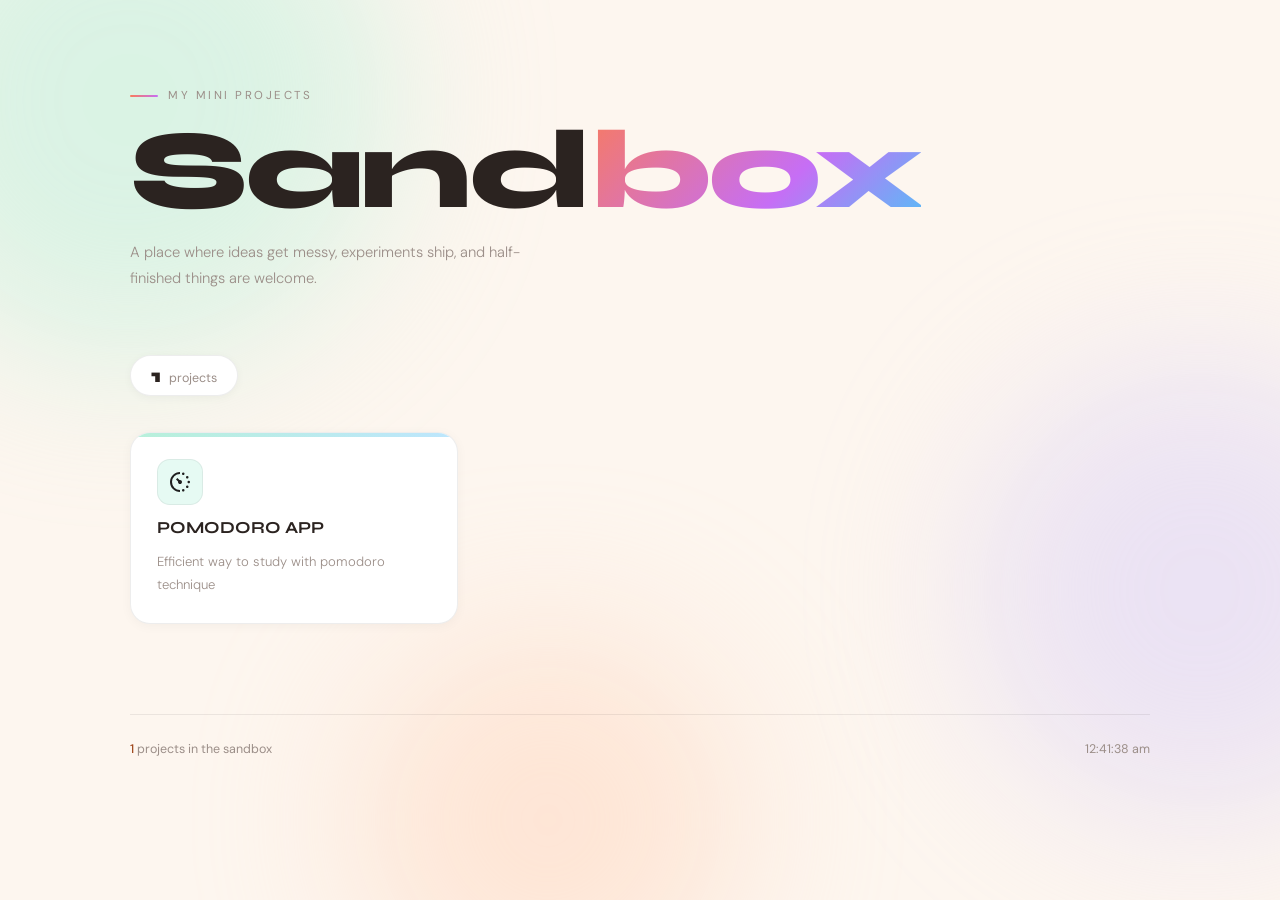
<file: index.html>
<!DOCTYPE html>
<html lang="en">
<head>
  <meta charset="UTF-8"/>
  <meta name="viewport" content="width=device-width, initial-scale=1.0"/>
  <title>Sandbox</title>
  <link href="https://fonts.googleapis.com/css2?family=Syne:wght@400;700;800&family=DM+Sans:wght@300;400;500&display=swap" rel="stylesheet"/>
  <style>
    *, *::before, *::after { box-sizing: border-box; margin: 0; padding: 0; }

    :root {
      --bg:      #fdf6ef;
      --card:    #ffffff;
      --text:    #2b2320;
      --muted:   #9b8e88;
      --border:  rgba(0,0,0,0.07);

      --mint:    #b8f0da; --mint-s: #e6faf3;  --mint-d: #2d7a5a;
      --peach:   #ffd5bc; --peach-s: #fff1ea; --peach-d: #a04a1f;
      --lav:     #d9d0f8; --lav-s: #f0eeff;   --lav-d: #4a36a0;
      --sky:     #bde6fd; --sky-s: #e8f7ff;   --sky-d: #1a6b9a;
      --butter:  #fce9a0; --butter-s: #fffae6;--butter-d: #7a5b00;
      --rose:    #ffc8d1; --rose-s: #fff0f3;  --rose-d: #9a1f35;
    }

    body {
      background: var(--bg); color: var(--text);
      font-family: 'DM Sans', sans-serif;
      min-height: 100vh; overflow-x: hidden;
    }

    /* blobs */
    .blob {
      position: fixed; border-radius: 50%; pointer-events: none;
      z-index: 0; filter: blur(80px); opacity: .5;
      animation: drift 20s ease-in-out infinite alternate;
    }
    .b1 { width:520px;height:520px;background:var(--mint);   top:-160px;left:-130px; }
    .b2 { width:460px;height:460px;background:var(--lav);    top:40%;right:-150px; animation-delay:-9s; }
    .b3 { width:380px;height:380px;background:var(--peach);  bottom:-110px;left:28%; animation-delay:-4s; }
    @keyframes drift { to { transform: translate(30px,20px) scale(1.07); } }

    .wrap { position:relative;z-index:1;max-width:1080px;margin:0 auto;padding:0 30px; }

    /* header */
    header { padding:88px 0 60px; display:flex;flex-direction:column;gap:18px; animation:up .6s ease both; }
    .eyebrow {
      font-size:.72rem;letter-spacing:.22em;text-transform:uppercase;color:var(--muted);
      display:flex;align-items:center;gap:10px;
    }
    .eyebrow::before {
      content:'';width:28px;height:2px;border-radius:2px;
      background:linear-gradient(90deg,#f97b5b,#c66ef5);
    }
    h1 {
      font-family:'Syne',sans-serif;font-weight:800;
      font-size:clamp(3.4rem,9vw,7rem);line-height:.9;letter-spacing:-.03em;
    }
    h1 span {
      background:linear-gradient(135deg,#f97b5b 0%,#c66ef5 60%,#4fc3f7 100%);
      -webkit-background-clip:text;-webkit-text-fill-color:transparent;background-clip:text;
    }
    .sub { font-size:.92rem;color:var(--muted);line-height:1.75;max-width:400px;font-weight:300; }

    /* count badge */
    .count-row { padding:4px 0 36px; animation:up .6s .1s ease both; }
    .count-badge {
      display:inline-flex;align-items:baseline;gap:8px;
      background:var(--card);border:1.5px solid var(--border);
      border-radius:100px;padding:8px 20px;
      box-shadow:0 2px 10px rgba(0,0,0,.04);
    }
    .count-num { font-family:'Syne',sans-serif;font-weight:800;font-size:1.2rem;color:var(--text); }
    .count-lbl { font-size:.78rem;color:var(--muted); }

    /* grid */
    .grid {
      display:grid;grid-template-columns:repeat(auto-fill,minmax(290px,1fr));
      gap:18px;padding-bottom:90px;
    }

    /* card */
    .card {
      background:var(--card);border:1.5px solid var(--border);border-radius:20px;
      padding:26px;text-decoration:none;color:inherit;
      display:flex;flex-direction:column;gap:12px;position:relative;overflow:hidden;
      transition:transform .22s,box-shadow .22s,border-color .22s;
      box-shadow:0 2px 12px rgba(0,0,0,.04);
      animation:up .5s ease both;
    }
    .card:hover { transform:translateY(-5px);box-shadow:0 16px 44px rgba(0,0,0,.1);border-color:rgba(0,0,0,.12); }

    .stripe { position:absolute;top:0;left:0;right:0;height:4px;border-radius:20px 20px 0 0; }
    .s-mint   { background:linear-gradient(90deg,var(--mint),var(--sky)); }
    .s-peach  { background:linear-gradient(90deg,var(--peach),var(--rose)); }
    .s-lav    { background:linear-gradient(90deg,var(--lav),var(--mint)); }
    .s-sky    { background:linear-gradient(90deg,var(--sky),var(--lav)); }
    .s-butter { background:linear-gradient(90deg,var(--butter),var(--peach)); }
    .s-rose   { background:linear-gradient(90deg,var(--rose),var(--lav)); }

    .card-top { display:flex;align-items:flex-start;justify-content:space-between; }
    .icon {
      width:46px;height:46px;border-radius:13px;
      display:flex;align-items:center;justify-content:center;
      font-size:1.4rem;border:1.5px solid rgba(0,0,0,.06);
    }
    .i-mint   { background:var(--mint-s); }
    .i-peach  { background:var(--peach-s); }
    .i-lav    { background:var(--lav-s); }
    .i-sky    { background:var(--sky-s); }
    .i-butter { background:var(--butter-s); }
    .i-rose   { background:var(--rose-s); }

    .arrow {
      width:30px;height:30px;border-radius:8px;
      display:flex;align-items:center;justify-content:center;
      font-size:.9rem;color:var(--muted);background:var(--bg);
      opacity:0;transform:translate(-3px,3px);transition:opacity .2s,transform .2s;
    }
    .card:hover .arrow { opacity:1;transform:translate(0,0); }

    .card-title { font-family:'Syne',sans-serif;font-weight:700;font-size:1.05rem;line-height:1.3; }
    .card-desc  { font-size:.82rem;color:var(--muted);line-height:1.75;font-weight:300; }

    /* footer */
    footer {
      position:relative;z-index:1;border-top:1.5px solid var(--border);
      padding:26px 0;display:flex;justify-content:space-between;align-items:center;flex-wrap:wrap;gap:10px;
    }
    .foot-txt { font-size:.78rem;color:var(--muted); }
    .foot-accent { color:var(--peach-d);font-weight:500; }

    @keyframes up { from{opacity:0;transform:translateY(20px)} to{opacity:1;transform:translateY(0)} }
    @media(max-width:600px){ h1{font-size:3rem;} .grid{grid-template-columns:1fr;} }
  </style>
</head>
<body>

<div class="blob b1"></div>
<div class="blob b2"></div>
<div class="blob b3"></div>

<div class="wrap">

  <header>
    <div class="eyebrow">my mini projects</div>
    <h1>Sand<span>box</span></h1>
    <p class="sub">A place where ideas get messy, experiments ship, and half-finished things are welcome.</p>
  </header>

  <div class="count-row">
    <div class="count-badge">
      <span class="count-num" id="cnt">1</span>
      <span class="count-lbl">projects</span>
    </div>
  </div>

  <div class="grid" id="grid">

    <a class="card" href="pomodoro-app/pomodoro.html" style="animation-delay:.04s">
      <div class="stripe s-mint"></div>
      <div class="card-top"><div class="icon i-mint"><svg xmlns="http://www.w3.org/2000/svg" height="24px" viewBox="0 -960 960 960" width="24px" fill="#1f1f1f"><path d="M574.5-774.5Q560-789 560-810t14.5-35.5Q589-860 610-860t35.5 14.5Q660-831 660-810t-14.5 35.5Q631-760 610-760t-35.5-14.5Zm0 660Q560-129 560-150t14.5-35.5Q589-200 610-200t35.5 14.5Q660-171 660-150t-14.5 35.5Q631-100 610-100t-35.5-14.5Zm160-520Q720-649 720-670t14.5-35.5Q749-720 770-720t35.5 14.5Q820-691 820-670t-14.5 35.5Q791-620 770-620t-35.5-14.5Zm0 380Q720-269 720-290t14.5-35.5Q749-340 770-340t35.5 14.5Q820-311 820-290t-14.5 35.5Q791-240 770-240t-35.5-14.5Zm60-190Q780-459 780-480t14.5-35.5Q809-530 830-530t35.5 14.5Q880-501 880-480t-14.5 35.5Q851-430 830-430t-35.5-14.5ZM480-80q-83 0-156-31.5T197-197q-54-54-85.5-127T80-480q0-83 31.5-156T197-763q54-54 127-85.5T480-880v80q-134 0-227 93t-93 227q0 134 93 227t227 93v80Zm-56.5-343.5Q400-447 400-480q0-5 .5-10.5T403-501l-83-83 56-56 83 83q4-1 21-3 33 0 56.5 23.5T560-480q0 33-23.5 56.5T480-400q-33 0-56.5-23.5Z"/></svg></div><span class="arrow">↗</span></div>
      <div class="card-title">POMODORO APP</div>
      <div class="card-desc">Efficient way to study with pomodoro technique</div>
    </a>  

  </div>

  <footer>
    <span class="foot-txt"><span class="foot-accent" id="footCnt">1</span> projects in the sandbox</span>
    <span class="foot-txt" id="clock"></span>
  </footer>

</div>

<script>
  const tick = () => {
    document.getElementById('clock').textContent =
      new Date().toLocaleTimeString('en-IN',{hour:'2-digit',minute:'2-digit',second:'2-digit'});
  };
  tick(); setInterval(tick, 1000);
</script>
</body>
</html>
</file>
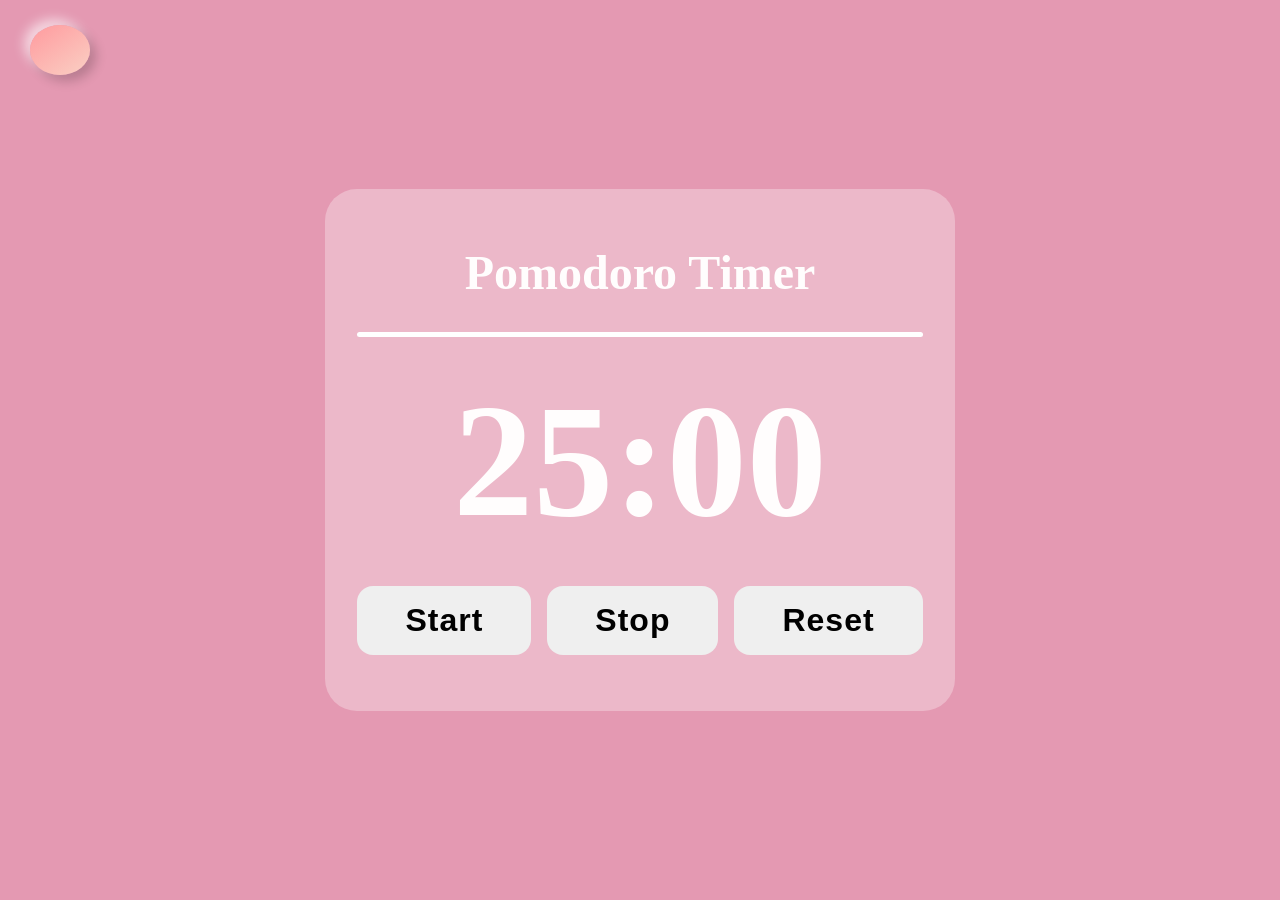
<file: pomodoro-app/index.html>
<!DOCTYPE html>
<html lang="en">
<head>
    <meta charset="UTF-8">
    <meta name="viewport" content="width=device-width, initial-scale=1.0">
    <title>Pomodoro Dashboard</title>
    <link rel="stylesheet" href="pomodoro.css">
</head>
<body>
    <div class="outerframe">
        <button id="bg-switch"></button>

        <div class="container">
            <h1 class="title">Pomodoro Timer</h1>
            <hr>
            <p class="timer" id="timer">25:00</p>

            <div class="button-wrapper">
                <button id="Start">Start</button>
                <button id="Stop">Stop</button>
                <button id="Reset">Reset</button>
            </div>

        </div>

    </div>
</body>

<script src="pomodoro.js"></script>
</html>
</file>
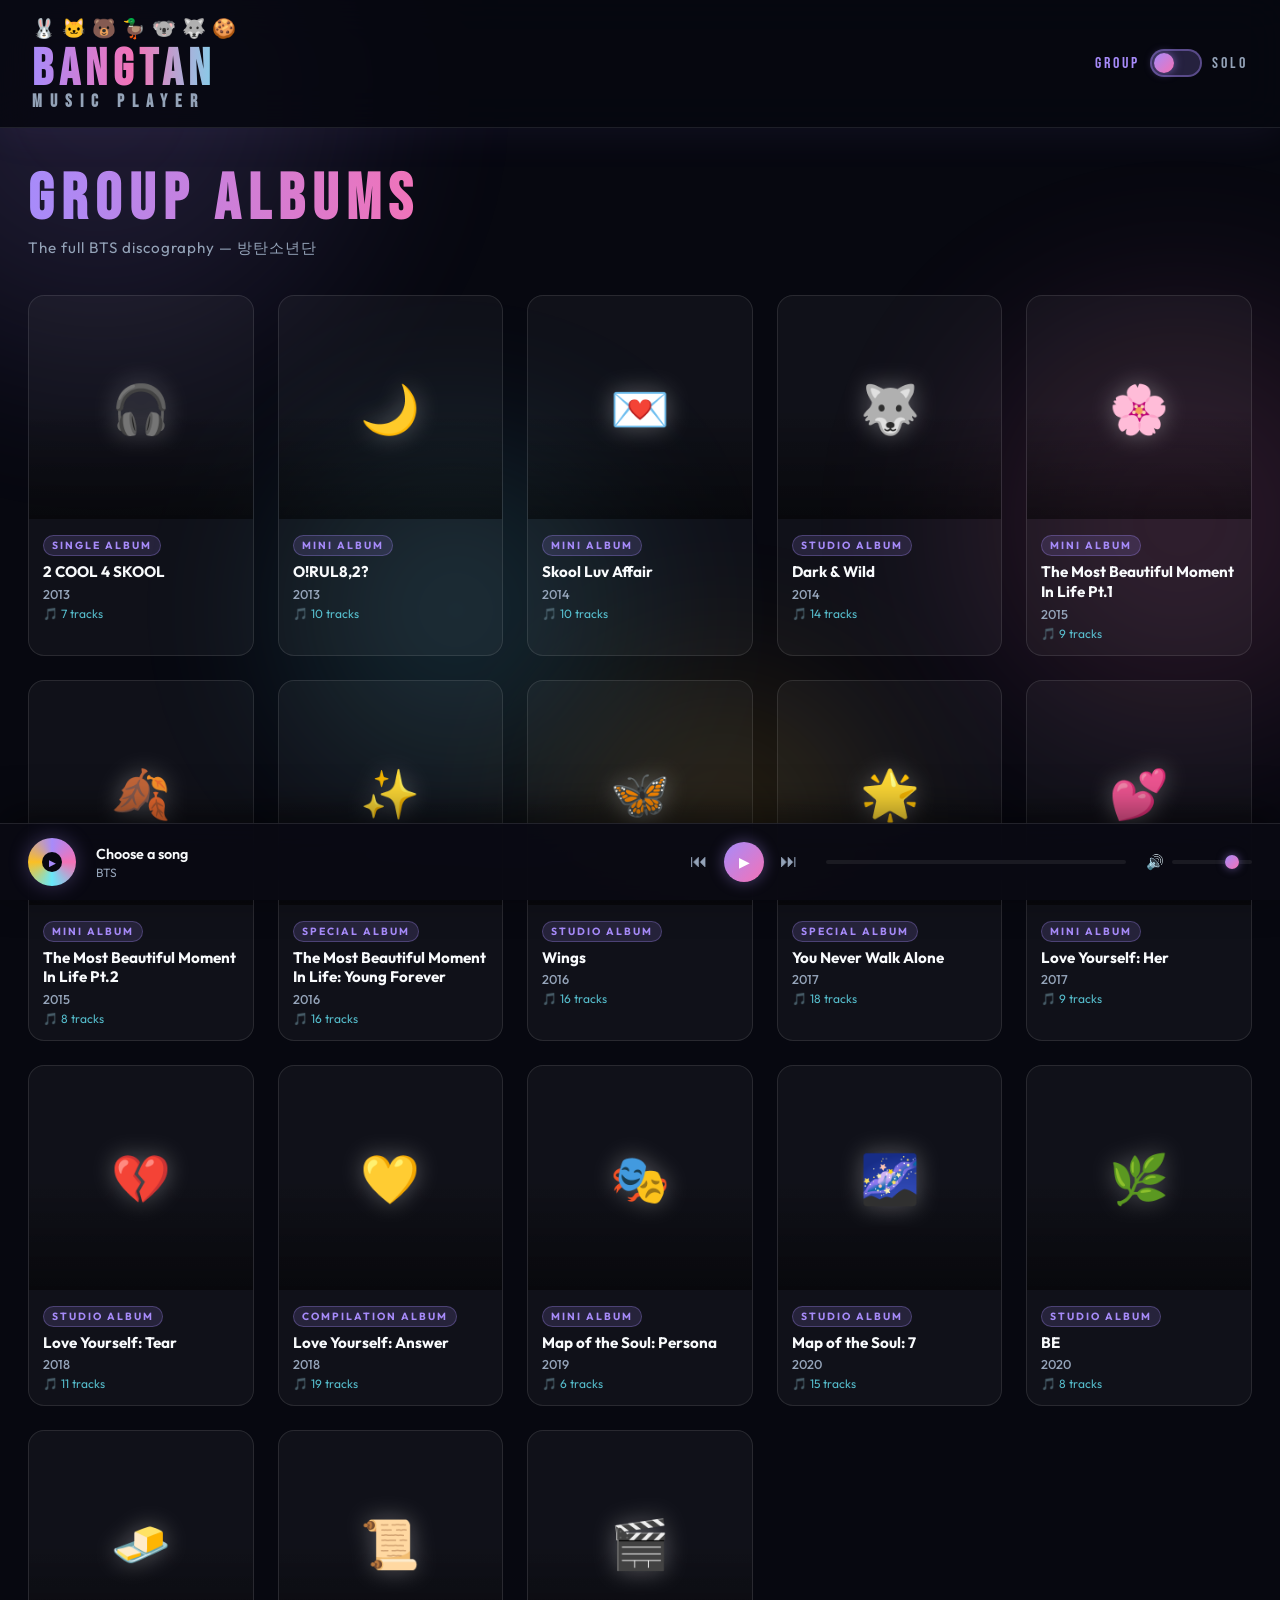
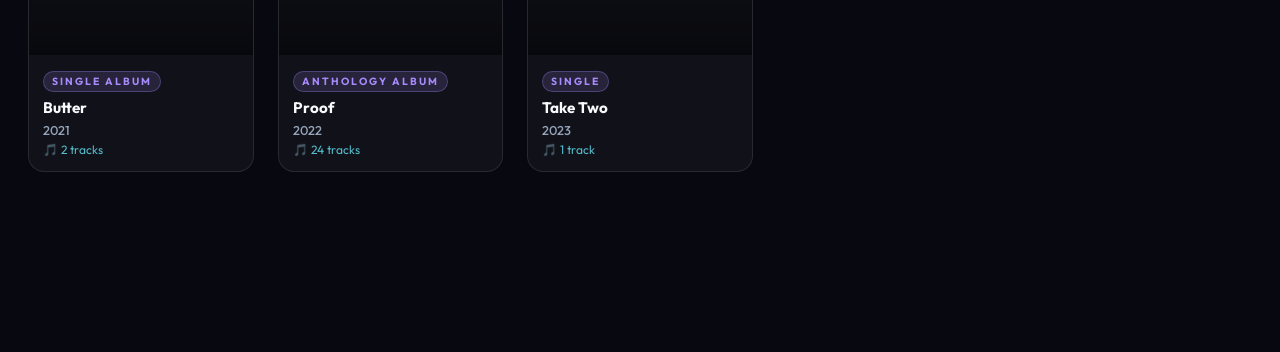
<file: music_player/bangtan.html>
<!DOCTYPE html>
<html lang="en">
<head>
  <meta charset="UTF-8" />
  <meta name="viewport" content="width=device-width, initial-scale=1.0"/>
  <title>BTS · Bangtan Music Player</title>
  <link rel="stylesheet" href="style.css" />
  <link href="https://fonts.googleapis.com/css2?family=Bebas+Neue&family=Outfit:wght@300;400;500;600;700&family=Space+Grotesk:wght@300;400;600&display=swap" rel="stylesheet"/>
</head>
<body>

  <!-- Animated BG -->
  <div class="bg-orbs">
    <div class="orb orb1"></div>
    <div class="orb orb2"></div>
    <div class="orb orb3"></div>
    <div class="orb orb4"></div>
  </div>

  <!-- HEADER -->
  <header class="header">
    <div class="header-left">
      <div class="bt21-row">
        <span class="bt21-char">🐰</span>
        <span class="bt21-char">🐱</span>
        <span class="bt21-char">🐻</span>
        <span class="bt21-char">🦆</span>
        <span class="bt21-char">🐨</span>
        <span class="bt21-char">🐺</span>
        <span class="bt21-char">🍪</span>
        
      </div>
      <h1 class="site-title">
        <span class="title-bang">BANGTAN</span>
        <span class="title-music">MUSIC PLAYER</span>
      </h1>
    </div>

    <div class="header-right">
      <div class="toggle-wrap">
        <span class="toggle-label" id="label-group">GROUP</span>
        <button class="toggle-btn" id="albumToggle" aria-label="Toggle album type">
          <div class="toggle-knob"></div>
        </button>
        <span class="toggle-label" id="label-solo">SOLO</span>
      </div>
    </div>
  </header>

  <!-- NOW PLAYING BAR -->
  <div class="now-playing-bar" id="nowPlayingBar">
    <div class="np-vinyl" id="npVinyl">
      <div class="np-vinyl-label">▶</div>
    </div>
    <div class="np-info">
      <p class="np-song" id="npSong">Choose a song</p>
      <p class="np-artist" id="npArtist">BTS</p>
    </div>
    <div class="np-controls">
      <button class="np-btn" id="prevBtn" title="Previous">⏮</button>
      <button class="np-btn play-btn" id="playBtn" title="Play/Pause">▶</button>
      <button class="np-btn" id="nextBtn" title="Next">⏭</button>
    </div>
    <div class="np-progress-wrap">
      <div class="np-progress-bar">
        <div class="np-progress-fill" id="progressFill"></div>
      </div>
    </div>
    <div class="np-vol">
      <span>🔊</span>
      <input type="range" class="vol-slider" id="volSlider" min="0" max="100" value="80"/>
    </div>
  </div>

  <!-- MAIN CONTENT -->
  <main class="main-content" id="mainContent">

    <!-- GROUP ALBUMS SECTION -->
    <section class="albums-section" id="groupSection">
      <div class="section-intro">
        <h2 class="section-heading">GROUP ALBUMS</h2>
        <p class="section-sub">The full BTS discography — 방탄소년단</p>
      </div>
      <div class="albums-grid" id="groupGrid"></div>
    </section>

    <!-- SOLO ALBUMS SECTION -->
    <section class="albums-section hidden" id="soloSection">
      <div class="section-intro">
        <h2 class="section-heading">SOLO ALBUMS</h2>
        <p class="section-sub">Solo projects by each member</p>
      </div>
      <div class="albums-grid" id="soloGrid"></div>
    </section>

  </main>

  <!-- SONG LIST MODAL -->
  <div class="modal-overlay" id="modalOverlay">
    <div class="modal" id="modal">
      <button class="modal-close" id="modalClose">✕</button>
      <div class="modal-header">
        <div class="modal-cover-wrap">
          <div class="modal-cover" id="modalCover"></div>
        </div>
        <div class="modal-meta">
          <p class="modal-type" id="modalType">GROUP</p>
          <h2 class="modal-title" id="modalTitle"></h2>
          <p class="modal-year" id="modalYear"></p>
          <p class="modal-artist" id="modalArtistName"></p>
        </div>
      </div>
      <ul class="song-list" id="songList"></ul>
    </div>
  </div>

  <script src="data.js"></script>
  <script src="app.js"></script>
</body>
</html>
</file>
<file: pomodoro-app/pomodoro.css>
*{
    margin: 0px;
    padding: 0px;
    box-sizing: border-box;
}

body {
    transition: background 0.5s ease;

}

#bg-switch{
    position: fixed;
    top: 25px;
    left: 30px;
    border-radius: 60%;
    border: none;
    padding: 25px 30px;
    cursor: pointer;

     /* soft pastel gradient */
    background: linear-gradient(145deg, #ff9a9e, #fad0c4);

    /* realistic shadow */
    box-shadow: 
        6px 6px 12px rgba(0, 0, 0, 0.2),
        -6px -6px 12px rgba(255, 255, 255, 0.6);

        transition: all 0.2s ease;

}

#bg-switch:active {
    box-shadow: 
        inset 4px 4px 8px rgba(0,0,0,0.2),
        inset -4px -4px 8px rgba(255,255,255,0.6);

    transform: scale(0.95);
}

.outerframe{
    background-color: rgb(228, 153, 178);
    height: 100vh;
    display: flex;
    align-items: center;
    justify-content: center;
}

.container{
    display: flex;
    flex-direction: column;
    align-items: center;
    justify-content: center;
    gap: 2em;
    color: rgb(255, 253, 253);
    background-color: rgba(255, 255, 255, 0.30);
    border-radius: 2em;
    padding: 3.5em 2em;
}

.title{
    font-size: 3em;
}

hr{
    width: 100%;
    background-color: white;
    height: 5px;
    border-radius: 1em;
    border: none;
}

.timer{
    font-size: 10em;
    font-weight: 700;
}

.button-wrapper{
    display: flex;
    gap: 1em;
}

button{
    font-size: 2em;
    font-weight: 800;
    letter-spacing: 1px;
    padding: 0.5em 1.5em;
    border-radius: 0.5em;
    border: none;
    cursor: pointer;
    transition: 0.2s ease-in-out;
}

button:hover{
    transform: translate(-10px);
}
</file>
<file: music_player/style.css>
/* ============================================================
   BTS BANGTAN MUSIC PLAYER — STYLES
   ============================================================ */

@import url('https://fonts.googleapis.com/css2?family=Bebas+Neue&family=Outfit:wght@300;400;500;600;700;800;900&display=swap');

:root {
  --bg: #070810;
  --bg2: #0d0f1e;
  --surface: rgba(255,255,255,0.04);
  --surface2: rgba(255,255,255,0.07);
  --border: rgba(255,255,255,0.1);
  --border-glow: rgba(167,139,250,0.4);
  --purple: #a78bfa;
  --pink: #f472b6;
  --cyan: #67e8f9;
  --gold: #fbbf24;
  --white: #f8fafc;
  --muted: #94a3b8;
  --text: #e2e8f0;
  --np-bg: rgba(10,10,20,0.95);
  --card-radius: 16px;
  --transition: 0.3s cubic-bezier(0.4,0,0.2,1);
  --font-display: 'Bebas Neue', sans-serif;
  --font-body: 'Outfit', sans-serif;
}

*, *::before, *::after { box-sizing: border-box; margin: 0; padding: 0; }

html { scroll-behavior: smooth; }

body {
  font-family: var(--font-body);
  background: var(--bg);
  color: var(--text);
  min-height: 100vh;
  overflow-x: hidden;
  padding-bottom: 120px;
}

/* ============================================================
   ANIMATED BACKGROUND ORBS
   ============================================================ */

.bg-orbs {
  position: fixed;
  inset: 0;
  pointer-events: none;
  z-index: 0;
  overflow: hidden;
}

.orb {
  position: absolute;
  border-radius: 50%;
  filter: blur(80px);
  opacity: 0.18;
  animation: float 20s ease-in-out infinite;
}
.orb1 { width: 600px; height: 600px; background: radial-gradient(circle,#a78bfa,transparent); top: -200px; left: -200px; animation-delay: 0s; }
.orb2 { width: 500px; height: 500px; background: radial-gradient(circle,#f472b6,transparent); top: 30%; right: -150px; animation-delay: -7s; }
.orb3 { width: 400px; height: 400px; background: radial-gradient(circle,#67e8f9,transparent); bottom: 10%; left: 20%; animation-delay: -14s; }
.orb4 { width: 350px; height: 350px; background: radial-gradient(circle,#fbbf24,transparent); bottom: -100px; right: 30%; animation-delay: -5s; }

@keyframes float {
  0%,100% { transform: translate(0,0) scale(1); }
  33% { transform: translate(40px,-30px) scale(1.05); }
  66% { transform: translate(-30px,20px) scale(0.95); }
}

/* ============================================================
   HEADER
   ============================================================ */

.header {
  position: sticky;
  top: 0;
  z-index: 100;
  display: flex;
  align-items: center;
  justify-content: space-between;
  padding: 16px 32px;
  background: rgba(7,8,16,0.85);
  backdrop-filter: blur(20px);
  -webkit-backdrop-filter: blur(20px);
  border-bottom: 1px solid var(--border);
  box-shadow: 0 4px 40px rgba(167,139,250,0.08);
}

.bt21-row {
  display: flex;
  align-items: center;
  gap: 6px;
  margin-bottom: 4px;
}

.bt21-char {
  font-size: 1.2rem;
  animation: bounce 2s ease-in-out infinite;
}
.bt21-char:nth-child(1) { animation-delay: 0s; }
.bt21-char:nth-child(2) { animation-delay: .1s; }
.bt21-char:nth-child(3) { animation-delay: .2s; }
.bt21-char:nth-child(4) { animation-delay: .3s; }
.bt21-char:nth-child(5) { animation-delay: .4s; }
.bt21-char:nth-child(6) { animation-delay: .5s; }
.bt21-char:nth-child(7) { animation-delay: .6s; }

@keyframes bounce {
  0%,100% { transform: translateY(0); }
  50% { transform: translateY(-4px); }
}

.bt21-label {
  font-family: var(--font-display);
  font-size: 1rem;
  color: var(--gold);
  letter-spacing: 3px;
  text-shadow: 0 0 15px rgba(251,191,36,0.6);
}

.site-title {
  display: flex;
  flex-direction: column;
  line-height: 1;
}
.title-bang {
  font-family: var(--font-display);
  font-size: clamp(1.8rem, 4vw, 3.2rem);
  letter-spacing: 6px;
  background: linear-gradient(90deg, var(--purple), var(--pink), var(--cyan));
  -webkit-background-clip: text;
  -webkit-text-fill-color: transparent;
  background-clip: text;
  text-shadow: none;
}
.title-music {
  font-family: var(--font-display);
  font-size: clamp(0.8rem, 1.5vw, 1.1rem);
  letter-spacing: 8px;
  color: var(--muted);
  margin-top: -2px;
}

/* Toggle */
.toggle-wrap {
  display: flex;
  align-items: center;
  gap: 10px;
}
.toggle-label {
  font-family: var(--font-display);
  font-size: 1rem;
  letter-spacing: 3px;
  color: var(--muted);
  transition: color var(--transition);
}
#label-group { color: var(--purple); }
.toggle-btn {
  position: relative;
  width: 52px;
  height: 28px;
  background: rgba(167,139,250,0.2);
  border: 2px solid var(--border-glow);
  border-radius: 100px;
  cursor: pointer;
  transition: background var(--transition), border-color var(--transition);
  outline: none;
}
.toggle-btn.active {
  background: rgba(244,114,182,0.2);
  border-color: rgba(244,114,182,0.5);
}
.toggle-knob {
  position: absolute;
  top: 2px; left: 2px;
  width: 20px; height: 20px;
  background: linear-gradient(135deg,var(--purple),var(--pink));
  border-radius: 50%;
  transition: transform var(--transition), background var(--transition);
  box-shadow: 0 0 10px rgba(167,139,250,0.6);
}
.toggle-btn.active .toggle-knob {
  transform: translateX(24px);
  background: linear-gradient(135deg,var(--pink),var(--cyan));
  box-shadow: 0 0 10px rgba(244,114,182,0.6);
}
.toggle-btn.active ~ #label-solo { color: var(--pink); }
.toggle-btn.active ~ #label-group { color: var(--muted); }
.toggle-btn.active + #label-solo { color: var(--pink) !important; }
#label-solo.active { color: var(--pink); }

/* ============================================================
   NOW PLAYING BAR
   ============================================================ */

.now-playing-bar {
  position: fixed;
  bottom: 0; left: 0; right: 0;
  z-index: 200;
  display: flex;
  align-items: center;
  gap: 20px;
  padding: 14px 28px;
  background: var(--np-bg);
  border-top: 1px solid var(--border);
  backdrop-filter: blur(30px);
  -webkit-backdrop-filter: blur(30px);
  box-shadow: 0 -10px 40px rgba(0,0,0,0.5);
}

.np-vinyl {
  width: 48px; height: 48px;
  border-radius: 50%;
  background: conic-gradient(from 0deg, #a78bfa, #f472b6, #67e8f9, #fbbf24, #a78bfa);
  display: flex; align-items: center; justify-content: center;
  flex-shrink: 0;
  box-shadow: 0 0 20px rgba(167,139,250,0.3);
  transition: all 0.3s;
}
.np-vinyl.spinning {
  animation: spin 4s linear infinite;
}
.np-vinyl-label {
  width: 20px; height: 20px;
  background: var(--bg);
  border-radius: 50%;
  display: flex; align-items: center; justify-content: center;
  font-size: 0.55rem;
  color: var(--purple);
}
@keyframes spin { from { transform: rotate(0deg); } to { transform: rotate(360deg); } }

.np-info { flex: 1; min-width: 0; }
.np-song {
  font-size: 0.9rem;
  font-weight: 600;
  white-space: nowrap;
  overflow: hidden;
  text-overflow: ellipsis;
  color: var(--white);
}
.np-artist {
  font-size: 0.75rem;
  color: var(--muted);
  margin-top: 2px;
}

.np-controls {
  display: flex;
  align-items: center;
  gap: 8px;
  flex-shrink: 0;
}
.np-btn {
  background: none;
  border: none;
  color: var(--muted);
  font-size: 1.1rem;
  cursor: pointer;
  padding: 6px 8px;
  border-radius: 8px;
  transition: all var(--transition);
  line-height: 1;
}
.np-btn:hover { color: var(--white); background: var(--surface); }
.play-btn {
  width: 40px; height: 40px;
  background: linear-gradient(135deg,var(--purple),var(--pink));
  color: white !important;
  border-radius: 50%;
  display: flex; align-items: center; justify-content: center;
  font-size: 0.9rem;
  box-shadow: 0 0 15px rgba(167,139,250,0.4);
  transition: transform var(--transition), box-shadow var(--transition);
}
.play-btn:hover { transform: scale(1.1); box-shadow: 0 0 25px rgba(167,139,250,0.6); background: linear-gradient(135deg,var(--pink),var(--cyan)) !important; }

.np-progress-wrap {
  flex: 1;
  max-width: 300px;
  min-width: 80px;
}
.np-progress-bar {
  height: 4px;
  background: var(--surface2);
  border-radius: 10px;
  overflow: hidden;
  cursor: pointer;
}
.np-progress-fill {
  height: 100%;
  width: 0%;
  background: linear-gradient(90deg,var(--purple),var(--pink));
  border-radius: 10px;
  transition: width 0.1s linear;
  box-shadow: 0 0 8px rgba(167,139,250,0.5);
}

.np-vol {
  display: flex;
  align-items: center;
  gap: 8px;
  flex-shrink: 0;
}
.np-vol span { font-size: 0.9rem; }
.vol-slider {
  -webkit-appearance: none;
  width: 80px; height: 4px;
  background: var(--surface2);
  border-radius: 10px;
  outline: none;
  cursor: pointer;
}
.vol-slider::-webkit-slider-thumb {
  -webkit-appearance: none;
  width: 14px; height: 14px;
  background: linear-gradient(135deg,var(--purple),var(--pink));
  border-radius: 50%;
  cursor: pointer;
  box-shadow: 0 0 8px rgba(167,139,250,0.5);
}

/* ============================================================
   MAIN CONTENT
   ============================================================ */

.main-content {
  position: relative;
  z-index: 1;
  padding: 40px 28px 60px;
  max-width: 1400px;
  margin: 0 auto;
}

.albums-section { }
.hidden { display: none !important; }

.section-intro { margin-bottom: 36px; }
.section-heading {
  font-family: var(--font-display);
  font-size: clamp(2.5rem,5vw,4rem);
  letter-spacing: 8px;
  background: linear-gradient(90deg,var(--purple),var(--pink),var(--cyan),var(--gold));
  -webkit-background-clip: text;
  -webkit-text-fill-color: transparent;
  background-clip: text;
  line-height: 1;
}
.section-sub {
  color: var(--muted);
  font-size: 0.95rem;
  margin-top: 6px;
  letter-spacing: 1px;
}

/* ============================================================
   ALBUMS GRID
   ============================================================ */

.albums-grid {
  display: grid;
  grid-template-columns: repeat(auto-fill, minmax(200px, 1fr));
  gap: 24px;
}

.album-card {
  background: var(--surface);
  border: 1px solid var(--border);
  border-radius: var(--card-radius);
  overflow: hidden;
  cursor: pointer;
  transition: transform var(--transition), box-shadow var(--transition), border-color var(--transition);
  position: relative;
  animation: fadeUp 0.5s ease both;
}
.album-card:hover {
  transform: translateY(-8px) scale(1.02);
  box-shadow: 0 20px 60px rgba(0,0,0,0.4), 0 0 30px rgba(167,139,250,0.15);
  border-color: var(--border-glow);
}

@keyframes fadeUp {
  from { opacity: 0; transform: translateY(30px); }
  to   { opacity: 1; transform: translateY(0); }
}

.album-cover {
  width: 100%;
  aspect-ratio: 1;
  display: flex;
  align-items: center;
  justify-content: center;
  font-size: 3.5rem;
  position: relative;
  overflow: hidden;
}
.album-cover::after {
  content: '';
  position: absolute;
  inset: 0;
  background: linear-gradient(180deg, transparent 50%, rgba(0,0,0,0.5));
}
.album-cover-inner {
  position: absolute;
  inset: 0;
  display: flex;
  align-items: center;
  justify-content: center;
  flex-direction: column;
  gap: 6px;
  z-index: 1;
}
.album-emoji {
  font-size: 3rem;
  line-height: 1;
  filter: drop-shadow(0 0 12px rgba(255,255,255,0.3));
  transition: transform var(--transition);
}
.album-card:hover .album-emoji { transform: scale(1.2) rotate(-5deg); }

.album-shine {
  position: absolute;
  top: 0; left: -100%;
  width: 60%; height: 100%;
  background: linear-gradient(90deg, transparent, rgba(255,255,255,0.08), transparent);
  transition: left 0.5s ease;
  z-index: 2;
}
.album-card:hover .album-shine { left: 150%; }

.album-info {
  padding: 14px;
}
.album-type-badge {
  display: inline-block;
  font-size: 0.65rem;
  font-weight: 700;
  letter-spacing: 2px;
  text-transform: uppercase;
  padding: 3px 8px;
  border-radius: 100px;
  background: rgba(167,139,250,0.15);
  color: var(--purple);
  border: 1px solid rgba(167,139,250,0.3);
  margin-bottom: 6px;
}
.album-artist-badge {
  display: inline-block;
  font-size: 0.65rem;
  font-weight: 700;
  letter-spacing: 2px;
  text-transform: uppercase;
  padding: 3px 8px;
  border-radius: 100px;
  background: rgba(244,114,182,0.12);
  color: var(--pink);
  border: 1px solid rgba(244,114,182,0.3);
  margin-bottom: 6px;
}
.album-title {
  font-size: 0.95rem;
  font-weight: 700;
  color: var(--white);
  line-height: 1.3;
  margin-bottom: 4px;
  overflow: hidden;
  display: -webkit-box;
  -webkit-line-clamp: 2;
  -webkit-box-orient: vertical;
}
.album-year {
  font-size: 0.8rem;
  color: var(--muted);
  font-weight: 500;
}
.album-song-count {
  font-size: 0.75rem;
  color: var(--cyan);
  margin-top: 4px;
  opacity: 0.8;
}

.album-play-overlay {
  position: absolute;
  inset: 0;
  background: rgba(0,0,0,0.6);
  display: flex;
  align-items: center;
  justify-content: center;
  opacity: 0;
  transition: opacity var(--transition);
  z-index: 10;
}
.album-play-overlay span {
  width: 56px; height: 56px;
  background: linear-gradient(135deg,var(--purple),var(--pink));
  border-radius: 50%;
  display: flex; align-items: center; justify-content: center;
  font-size: 1.4rem;
  box-shadow: 0 0 30px rgba(167,139,250,0.6);
  transform: scale(0.8);
  transition: transform var(--transition);
}
.album-card:hover .album-play-overlay { opacity: 1; }
.album-card:hover .album-play-overlay span { transform: scale(1); }

/* ============================================================
   MODAL
   ============================================================ */

.modal-overlay {
  position: fixed;
  inset: 0;
  z-index: 500;
  background: rgba(0,0,0,0.8);
  backdrop-filter: blur(10px);
  -webkit-backdrop-filter: blur(10px);
  display: flex;
  align-items: center;
  justify-content: center;
  padding: 20px;
  opacity: 0;
  pointer-events: none;
  transition: opacity var(--transition);
}
.modal-overlay.open {
  opacity: 1;
  pointer-events: all;
}
.modal {
  background: #0f1020;
  border: 1px solid var(--border);
  border-radius: 24px;
  width: 100%;
  max-width: 520px;
  max-height: 90vh;
  overflow-y: auto;
  position: relative;
  box-shadow: 0 40px 80px rgba(0,0,0,0.6), 0 0 60px rgba(167,139,250,0.1);
  transform: scale(0.9) translateY(20px);
  transition: transform var(--transition);
  scrollbar-width: thin;
  scrollbar-color: var(--border) transparent;
}
.modal-overlay.open .modal {
  transform: scale(1) translateY(0);
}
.modal::-webkit-scrollbar { width: 4px; }
.modal::-webkit-scrollbar-track { background: transparent; }
.modal::-webkit-scrollbar-thumb { background: var(--border); border-radius: 4px; }

.modal-close {
  position: sticky;
  top: 14px;
  float: right;
  margin: 14px 14px 0 0;
  z-index: 10;
  background: var(--surface2);
  border: 1px solid var(--border);
  color: var(--muted);
  width: 32px; height: 32px;
  border-radius: 50%;
  cursor: pointer;
  font-size: 0.9rem;
  display: flex; align-items: center; justify-content: center;
  transition: all var(--transition);
  outline: none;
}
.modal-close:hover { background: var(--border-glow); color: var(--white); border-color: var(--purple); }

.modal-header {
  padding: 28px 28px 20px;
  display: flex;
  gap: 20px;
  align-items: flex-start;
}
.modal-cover-wrap {
  flex-shrink: 0;
}
.modal-cover {
  width: 110px; height: 110px;
  border-radius: 12px;
  display: flex; align-items: center; justify-content: center;
  font-size: 3rem;
  box-shadow: 0 10px 30px rgba(0,0,0,0.4), 0 0 20px rgba(167,139,250,0.2);
  border: 1px solid var(--border);
}
.modal-meta { flex: 1; }
.modal-type {
  font-size: 0.7rem;
  font-weight: 700;
  letter-spacing: 3px;
  color: var(--purple);
  margin-bottom: 6px;
  text-transform: uppercase;
}
.modal-title {
  font-family: var(--font-display);
  font-size: 1.6rem;
  letter-spacing: 2px;
  color: var(--white);
  line-height: 1.2;
  margin-bottom: 4px;
}
.modal-year {
  font-size: 0.85rem;
  color: var(--gold);
  font-weight: 600;
  margin-bottom: 4px;
}
.modal-artist-name {
  font-size: 0.85rem;
  color: var(--pink);
  font-weight: 500;
}

/* Song list */
.song-list {
  list-style: none;
  padding: 0 16px 24px;
}
.song-item {
  display: flex;
  align-items: center;
  gap: 12px;
  padding: 11px 14px;
  border-radius: 10px;
  cursor: pointer;
  transition: all var(--transition);
  border: 1px solid transparent;
}
.song-item:hover {
  background: var(--surface2);
  border-color: var(--border);
}
.song-item.active {
  background: rgba(167,139,250,0.1);
  border-color: rgba(167,139,250,0.3);
}
.song-num {
  font-size: 0.75rem;
  color: var(--muted);
  width: 22px;
  text-align: right;
  flex-shrink: 0;
  font-weight: 600;
}
.song-item.active .song-num { color: var(--purple); }
.song-name {
  flex: 1;
  font-size: 0.9rem;
  font-weight: 500;
  color: var(--text);
  transition: color var(--transition);
}
.song-item:hover .song-name { color: var(--white); }
.song-item.active .song-name { color: var(--purple); }
.song-play-icon {
  font-size: 0.7rem;
  color: var(--muted);
  opacity: 0;
  transition: opacity var(--transition);
  flex-shrink: 0;
}
.song-item:hover .song-play-icon { opacity: 1; }
.song-item.active .song-play-icon { opacity: 1; color: var(--purple); }

/* Animated equalizer for active */
.eq-icon {
  display: flex;
  align-items: flex-end;
  gap: 2px;
  height: 14px;
  width: 16px;
}
.eq-bar {
  width: 3px;
  background: var(--purple);
  border-radius: 2px;
  animation: eq 0.8s ease-in-out infinite alternate;
}
.eq-bar:nth-child(1) { animation-delay: 0s; height: 40%; }
.eq-bar:nth-child(2) { animation-delay: 0.2s; height: 80%; }
.eq-bar:nth-child(3) { animation-delay: 0.1s; height: 60%; }
@keyframes eq {
  from { transform: scaleY(0.3); }
  to   { transform: scaleY(1); }
}

/* ============================================================
   RESPONSIVE
   ============================================================ */

@media (max-width: 768px) {
  .header { padding: 12px 16px; }
  .main-content { padding: 28px 16px 60px; }
  .albums-grid { grid-template-columns: repeat(auto-fill,minmax(150px,1fr)); gap: 14px; }
  .now-playing-bar { padding: 12px 16px; gap: 12px; }
  .np-progress-wrap { display: none; }
  .np-vol { display: none; }
  .modal-header { flex-direction: column; align-items: center; text-align: center; }
  .modal-cover { width: 140px; height: 140px; }
  .section-heading { letter-spacing: 4px; }
  .title-bang { letter-spacing: 4px; }
  .title-music { letter-spacing: 5px; }
  .toggle-wrap { gap: 6px; }
  .toggle-label { font-size: 0.8rem; letter-spacing: 1px; }
  .bt21-char { font-size: 1rem; }
}

@media (max-width: 480px) {
  .albums-grid { grid-template-columns: repeat(2,1fr); gap: 12px; }
  .bt21-row { display: none; }
}

/* ============================================================
   SCROLLBAR
   ============================================================ */

::-webkit-scrollbar { width: 6px; }
::-webkit-scrollbar-track { background: var(--bg); }
::-webkit-scrollbar-thumb { background: rgba(167,139,250,0.3); border-radius: 6px; }
::-webkit-scrollbar-thumb:hover { background: rgba(167,139,250,0.5); }

/* ============================================================
   SELECTION
   ============================================================ */
::selection { background: rgba(167,139,250,0.3); color: var(--white); }

/* ============================================================
   TOAST NOTIFICATION
   ============================================================ */
.toast {
  position: fixed;
  bottom: 90px;
  left: 50%;
  transform: translateX(-50%) translateY(20px);
  background: rgba(15,16,32,0.95);
  border: 1px solid var(--border-glow);
  color: var(--white);
  padding: 10px 20px;
  border-radius: 100px;
  font-size: 0.85rem;
  z-index: 999;
  backdrop-filter: blur(10px);
  opacity: 0;
  transition: all 0.3s ease;
  pointer-events: none;
  white-space: nowrap;
  box-shadow: 0 4px 20px rgba(167,139,250,0.3);
}
.toast.show {
  opacity: 1;
  transform: translateX(-50%) translateY(0);
}

/* ============================================================
   ALBUM CARD STAGGER ANIMATION
   ============================================================ */
.albums-grid .album-card:nth-child(1)  { animation-delay: 0.05s; }
.albums-grid .album-card:nth-child(2)  { animation-delay: 0.10s; }
.albums-grid .album-card:nth-child(3)  { animation-delay: 0.15s; }
.albums-grid .album-card:nth-child(4)  { animation-delay: 0.20s; }
.albums-grid .album-card:nth-child(5)  { animation-delay: 0.25s; }
.albums-grid .album-card:nth-child(6)  { animation-delay: 0.30s; }
.albums-grid .album-card:nth-child(7)  { animation-delay: 0.35s; }
.albums-grid .album-card:nth-child(8)  { animation-delay: 0.40s; }
.albums-grid .album-card:nth-child(9)  { animation-delay: 0.45s; }
.albums-grid .album-card:nth-child(10) { animation-delay: 0.50s; }
.albums-grid .album-card:nth-child(11) { animation-delay: 0.55s; }
.albums-grid .album-card:nth-child(12) { animation-delay: 0.60s; }
.albums-grid .album-card:nth-child(13) { animation-delay: 0.65s; }
.albums-grid .album-card:nth-child(14) { animation-delay: 0.70s; }
.albums-grid .album-card:nth-child(15) { animation-delay: 0.75s; }
</file>
